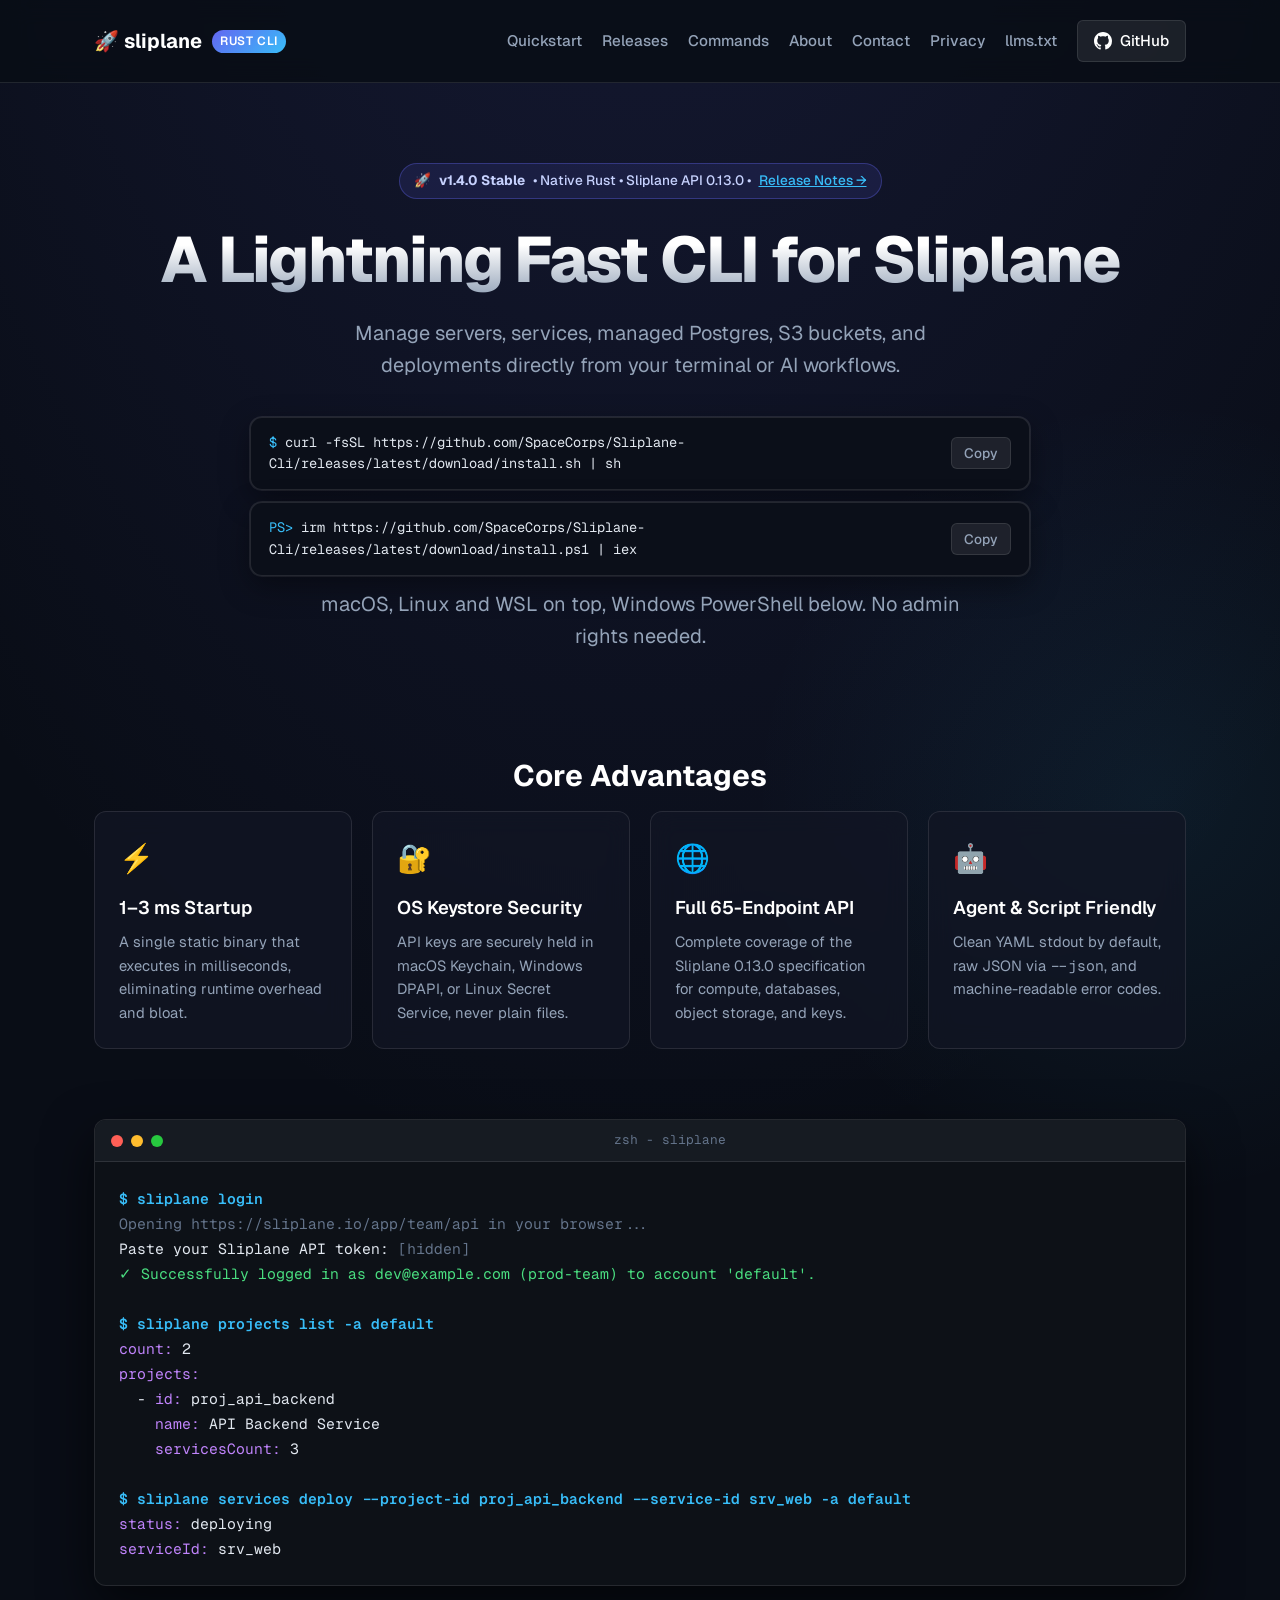
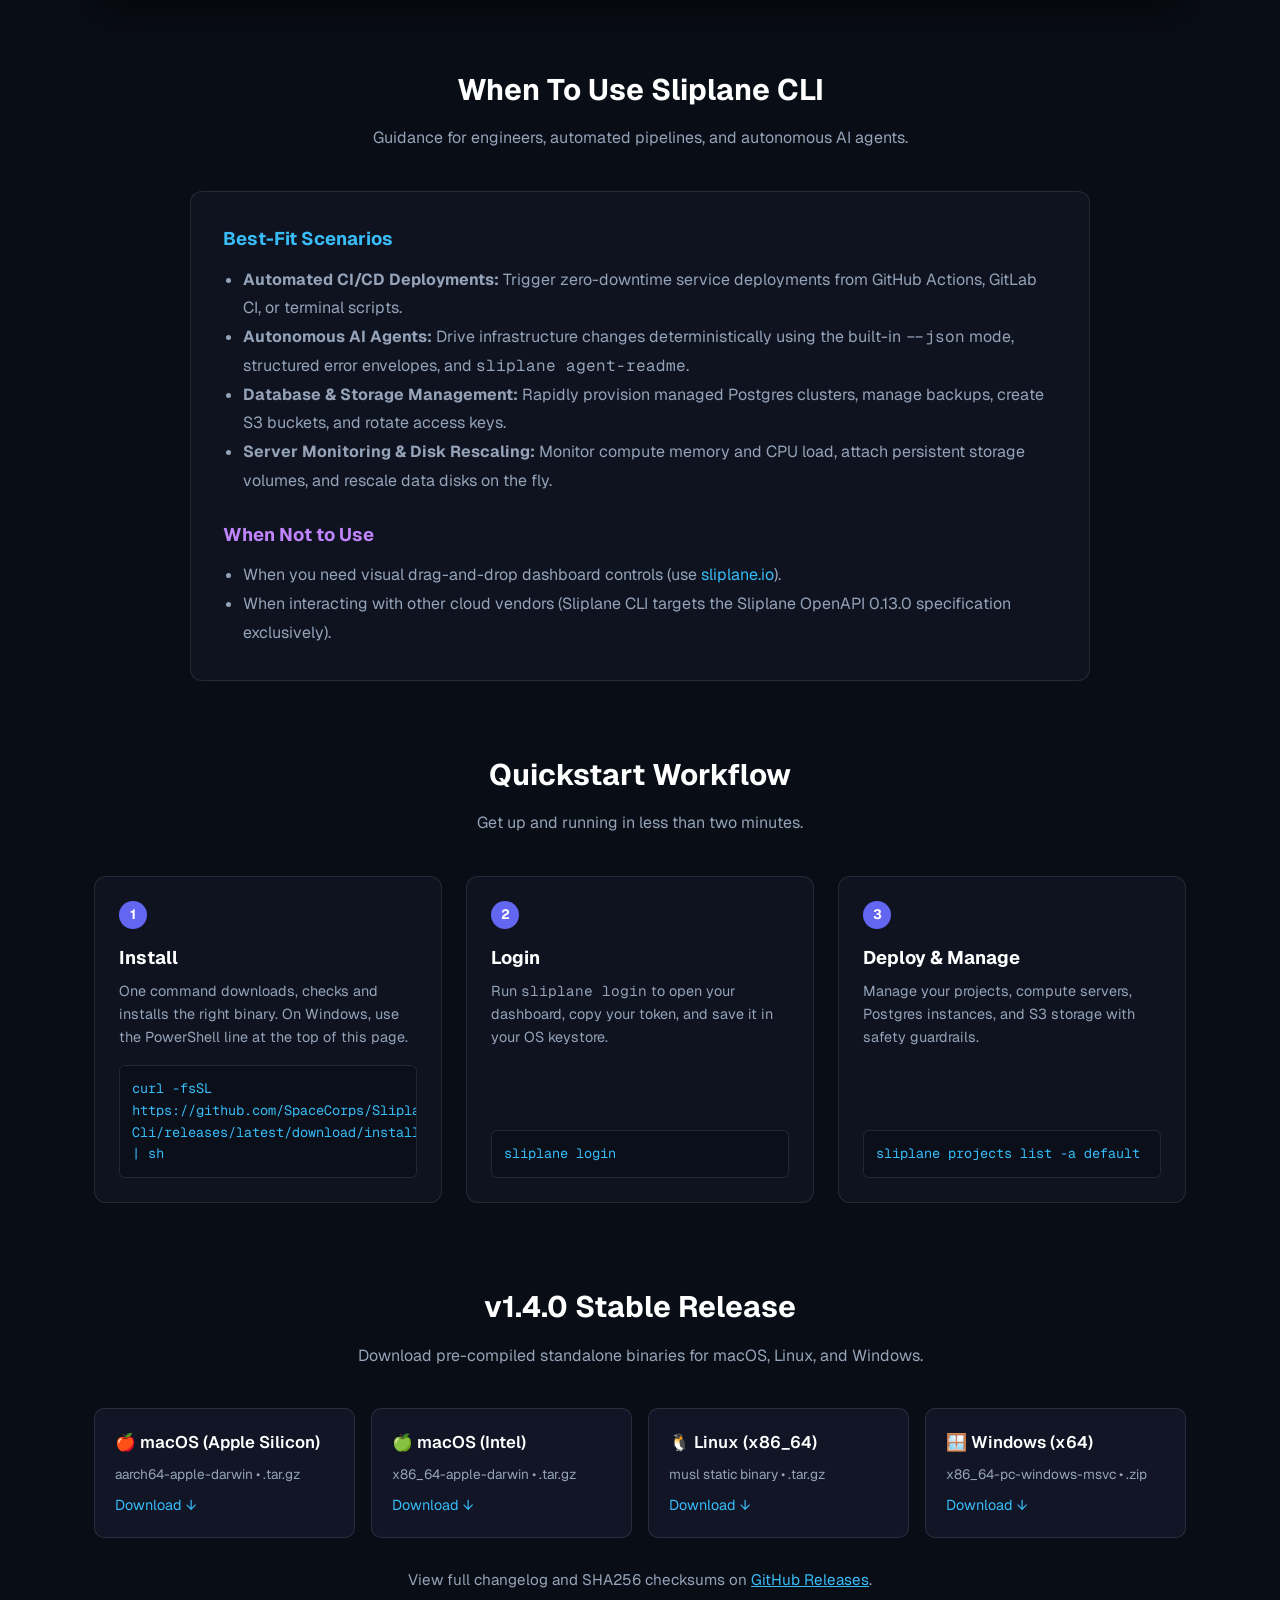
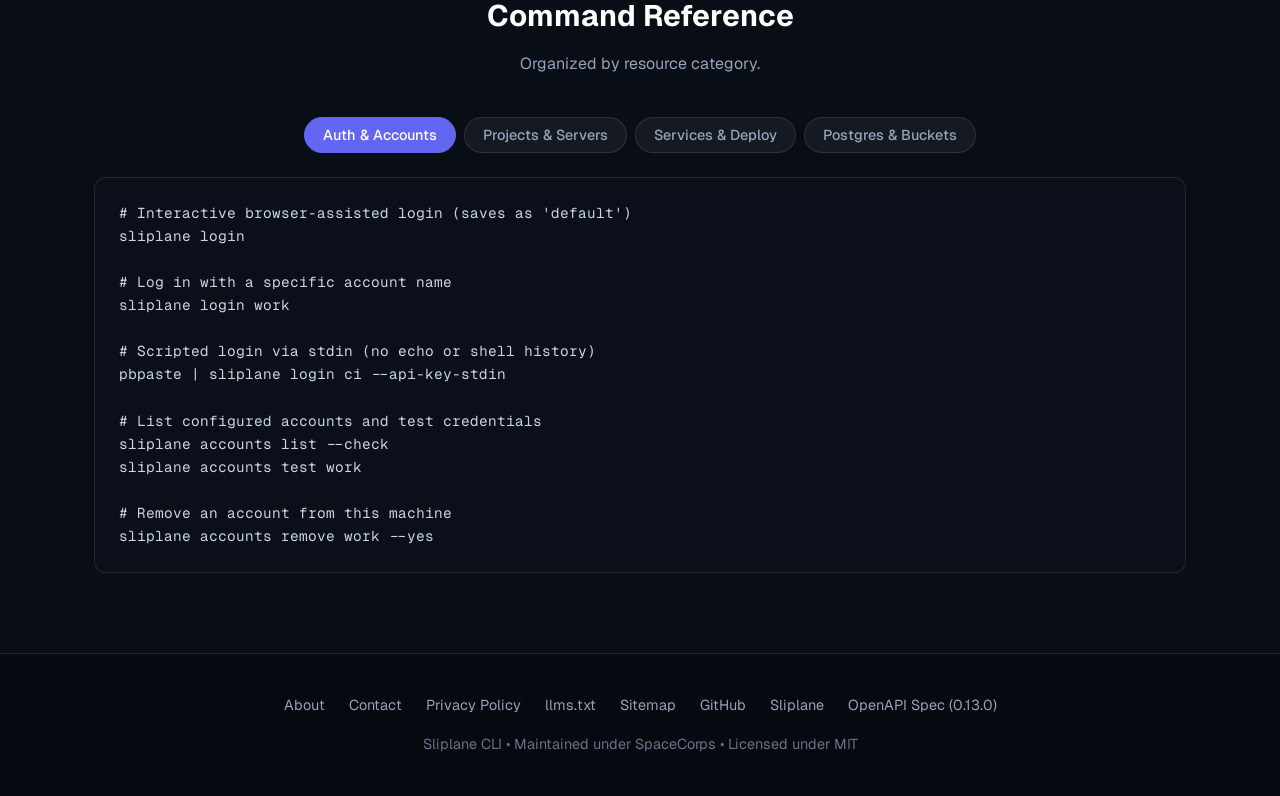
<file: docs/index.html>
<!DOCTYPE html>
<html lang="en" class="dark">
<head>
  <meta charset="UTF-8">
  <meta name="viewport" content="width=device-width, initial-scale=1.0">
  <title>Sliplane CLI | Fast Native CLI for Sliplane in Rust</title>
  <meta name="description" content="A blazing fast native command-line tool and agent interface for the Sliplane cloud API, written in Rust. Manage servers, services, Postgres, S3 buckets, and deployments from your terminal.">
  <link rel="canonical" href="https://spacecorps.github.io/Sliplane-Cli/">
  <meta name="is-agentic-site-type" content="content">
  <meta name="robots" content="index, follow, max-snippet:-1, max-image-preview:large, max-video-preview:-1">
  <meta name="keywords" content="Sliplane, CLI, Rust, cloud hosting, Docker deployments, Postgres, S3 buckets, AI agents, DevOps">
  <meta name="author" content="SpaceCorps">
  <meta name="google-site-verification" content="dX8jgcKfEU3AXOW3neNUD97b_p3qFsha5k_UNPIL-fM" />
  
  <!-- Open Graph / Facebook -->
  <meta property="og:type" content="website">
  <meta property="og:url" content="https://spacecorps.github.io/Sliplane-Cli/">
  <meta property="og:title" content="Sliplane CLI | Fast Native CLI for Sliplane in Rust">
  <meta property="og:description" content="A blazing fast native command-line tool and agent interface for the Sliplane API (78 endpoints), written in Rust.">
  <meta property="og:image" content="https://spacecorps.github.io/Sliplane-Cli/og-image.png">
  <meta property="og:image:width" content="1200">
  <meta property="og:image:height" content="630">
  <meta property="og:image:alt" content="Sliplane CLI — Native Rust Command Line Tool">
  <meta property="og:site_name" content="Sliplane CLI">
  <meta property="og:locale" content="en_US">

  <!-- Twitter -->
  <meta name="twitter:card" content="summary_large_image">
  <meta name="twitter:url" content="https://spacecorps.github.io/Sliplane-Cli/">
  <meta name="twitter:title" content="Sliplane CLI | Fast Native CLI for Sliplane in Rust">
  <meta name="twitter:description" content="A blazing fast native command-line tool and agent interface for the Sliplane API (78 endpoints), written in Rust.">
  <meta name="twitter:image" content="https://spacecorps.github.io/Sliplane-Cli/og-image.png">

  <!-- AI Agents & Discovery -->
  <link rel="alternate" type="text/markdown" href="https://spacecorps.github.io/Sliplane-Cli/index.md" title="Markdown Homepage">
  <link rel="alternate" type="text/markdown" href="https://spacecorps.github.io/Sliplane-Cli/llms.txt" title="LLMs.txt">
  <link rel="sitemap" type="application/xml" href="https://spacecorps.github.io/Sliplane-Cli/sitemap.xml" title="Sitemap">
  <script>
    if (new URLSearchParams(window.location.search).get('mode') === 'agent') {
      window.location.href = 'llms.txt';
    }
  </script>

  <!-- Favicon -->
  <link rel="icon" href="data:image/svg+xml,<svg xmlns='http://www.w3.org/2000/svg' viewBox='0 0 100 100'><text y='.9em' font-size='90'>🚀</text></svg>">

  <!-- JSON-LD Structured Data -->
  <script type="application/ld+json">
  {
    "@context": "https://schema.org",
    "@graph": [
      {
        "@type": "SoftwareApplication",
        "name": "Sliplane CLI",
        "applicationCategory": "DeveloperApplication",
        "operatingSystem": "macOS, Linux, Windows",
        "url": "https://spacecorps.github.io/Sliplane-Cli/",
        "description": "A blazing fast native command-line tool and agent interface for the Sliplane API (78 endpoints), written in Rust.",
        "softwareVersion": "1.4.0",
        "downloadUrl": "https://github.com/SpaceCorps/Sliplane-Cli/releases/tag/v1.4.0",
        "license": "https://opensource.org/licenses/MIT",
        "offers": {
          "@type": "Offer",
          "price": "0",
          "priceCurrency": "USD"
        },
        "author": {
          "@type": "Organization",
          "name": "SpaceCorps",
          "url": "https://github.com/SpaceCorps"
        }
      },
      {
        "@type": "Organization",
        "name": "SpaceCorps",
        "url": "https://github.com/SpaceCorps",
        "sameAs": [
          "https://github.com/SpaceCorps/Sliplane-Cli",
          "https://github.com/SpaceCorps"
        ],
        "contactPoint": {
          "@type": "ContactPoint",
          "contactType": "technical support",
          "url": "https://github.com/SpaceCorps/Sliplane-Cli/issues"
        },
        "address": {
          "@type": "PostalAddress",
          "addressCountry": "US"
        }
      }
    ]
  }
  </script>
  <!-- SpaceCorps Design System Tokens & UI Components -->  <!-- Fonts -->
  <link rel="preconnect" href="https://fonts.googleapis.com">
  <link rel="preconnect" href="https://fonts.gstatic.com" crossorigin>
  <link href="https://fonts.googleapis.com/css2?family=Geist:wght@400;500;600;700;800;900&family=Geist+Mono:wght@400;500;600;700&family=Inter:wght@400;500;600;700;800;900&display=swap" rel="stylesheet">
  <link rel="stylesheet" href="tokens.css">
  <style>
    :root {
      --bg: #090d16;
      --bg-card: rgba(18, 22, 36, 0.75);
      --bg-card-hover: rgba(28, 35, 58, 0.85);
      --border: rgba(255, 255, 255, 0.1);
      --border-accent: rgba(99, 102, 241, 0.35);
      --text: #f1f5f9;
      --text-muted: #94a3b8;
      --text-dim: #64748b;
      --primary: #6366f1;
      --primary-hover: #4f46e5;
      --primary-glow: rgba(99, 102, 241, 0.35);
      --accent: #38bdf8;
      --accent-glow: rgba(56, 189, 248, 0.2);
      --success: #10b981;
      --code-bg: #0d1117;
      --radius: 12px;
      --radius-sm: 8px;
      --font-sans: "Geist", "Inter", -apple-system, BlinkMacSystemFont, "Segoe UI", Roboto, "Helvetica Neue", Arial, sans-serif;
      --font-mono: "Geist Mono", ui-monospace, SFMono-Regular, Menlo, Monaco, Consolas, "Liberation Mono", monospace;
    }

    * {
      box-sizing: border-box;
      margin: 0;
      padding: 0;
    }

    body {
      background-color: var(--bg);
      color: var(--text);
      font-family: var(--font-sans);
      line-height: 1.6;
      overflow-x: hidden;
      min-height: 100vh;
      display: flex;
      flex-direction: column;
      background-image: 
        radial-gradient(ellipse 80% 50% at 50% -20%, rgba(99, 102, 241, 0.18), transparent),
        radial-gradient(circle 400px at 90% 20%, rgba(56, 189, 248, 0.08), transparent);
    }

    a {
      color: var(--accent);
      text-decoration: none;
      transition: color 0.15s ease;
    }
    a:hover {
      color: #7dd3fc;
    }

    /* Container */
    .container {
      width: 100%;
      max-width: 1140px;
      margin: 0 auto;
      padding: 0 24px;
    }

    /* Header */
    header {
      padding: 20px 0;
      border-bottom: 1px solid var(--border);
      position: sticky;
      top: 0;
      background: rgba(9, 13, 22, 0.85);
      backdrop-filter: blur(12px);
      z-index: 100;
    }

    .nav {
      display: flex;
      justify-content: space-between;
      align-items: center;
    }

    .logo {
      display: flex;
      align-items: center;
      gap: 10px;
      font-weight: 700;
      font-size: 1.25rem;
      color: #fff;
    }
    .logo-badge {
      background: linear-gradient(135deg, var(--primary), var(--accent));
      color: #fff;
      font-size: 0.75rem;
      padding: 2px 8px;
      border-radius: 9999px;
      font-weight: 600;
      letter-spacing: 0.05em;
    }

    .nav-links {
      display: flex;
      gap: 20px;
      align-items: center;
      list-style: none;
    }
    .nav-links a {
      color: var(--text-muted);
      font-size: 0.95rem;
      font-weight: 500;
    }
    .nav-links a:hover {
      color: #fff;
    }
    .btn-github {
      background: rgba(255, 255, 255, 0.08);
      border: 1px solid var(--border);
      color: #fff !important;
      padding: 8px 16px;
      border-radius: var(--radius-sm);
      display: inline-flex;
      align-items: center;
      gap: 8px;
      transition: all 0.2s ease;
    }
    .btn-github:hover {
      background: rgba(255, 255, 255, 0.15);
      border-color: rgba(255, 255, 255, 0.25);
    }

    /* Hero Section */
    .hero {
      padding: 80px 0 60px;
      text-align: center;
    }

    .pill {
      display: inline-flex;
      align-items: center;
      gap: 8px;
      padding: 6px 14px;
      border-radius: 9999px;
      background: rgba(99, 102, 241, 0.12);
      border: 1px solid var(--border-accent);
      color: #c7d2fe;
      font-size: 0.85rem;
      font-weight: 500;
      margin-bottom: 24px;
    }

    .hero h1 {
      font-size: clamp(2.5rem, 5vw, 4rem);
      font-weight: 800;
      letter-spacing: -0.03em;
      line-height: 1.15;
      margin-bottom: 20px;
      background: linear-gradient(180deg, #ffffff 30%, #94a3b8 100%);
      -webkit-background-clip: text;
      -webkit-text-fill-color: transparent;
    }

    .hero p {
      font-size: clamp(1.1rem, 2vw, 1.25rem);
      color: var(--text-muted);
      max-width: 680px;
      margin: 0 auto 36px;
    }

    /* Install Box */
    .install-box {
      max-width: 640px;
      margin: 0 auto 40px;
      background: var(--code-bg);
      border: 1px solid var(--border);
      border-radius: var(--radius);
      padding: 14px 18px;
      display: flex;
      justify-content: space-between;
      align-items: center;
      box-shadow: 0 10px 30px rgba(0, 0, 0, 0.4), 0 0 0 1px var(--border);
    }

    .install-cmd {
      font-family: var(--font-mono);
      font-size: 0.95rem;
      color: #e2e8f0;
      overflow-x: auto;
      white-space: nowrap;
      padding-right: 12px;
    }
    .install-cmd span.prefix {
      color: var(--accent);
      user-select: none;
      margin-right: 8px;
    }

    .install-stack { margin-bottom: 40px; }
    .install-stack .install-box { max-width: 780px; margin-bottom: 12px; }
    .install-stack .install-cmd {
      white-space: normal;
      overflow-wrap: anywhere;
      text-align: left;
      font-size: 0.85rem;
    }
    .install-note {
      max-width: 780px;
      margin: 0 auto;
      color: var(--text-muted);
      font-size: 0.85rem;
    }

    .copy-btn {
      background: rgba(255, 255, 255, 0.08);
      border: 1px solid var(--border);
      color: var(--text-muted);
      padding: 6px 12px;
      border-radius: 6px;
      font-size: 0.85rem;
      cursor: pointer;
      font-weight: 500;
      display: inline-flex;
      align-items: center;
      gap: 6px;
      transition: all 0.2s ease;
      flex-shrink: 0;
    }
    .copy-btn:hover {
      background: rgba(255, 255, 255, 0.16);
      color: #fff;
    }
    .copy-btn.copied {
      background: rgba(16, 185, 129, 0.2);
      border-color: rgba(16, 185, 129, 0.4);
      color: #34d399;
    }

    /* Feature Grid */
    .features {
      display: grid;
      grid-template-columns: repeat(auto-fit, minmax(250px, 1fr));
      gap: 20px;
      margin-bottom: 70px;
    }

    .feature-card {
      background: var(--bg-card);
      border: 1px solid var(--border);
      border-radius: var(--radius);
      padding: 24px;
      transition: all 0.25s ease;
    }
    .feature-card:hover {
      background: var(--bg-card-hover);
      border-color: var(--border-accent);
      transform: translateY(-2px);
    }
    .feature-icon {
      font-size: 1.75rem;
      margin-bottom: 12px;
    }
    .feature-card h3 {
      font-size: 1.15rem;
      font-weight: 600;
      margin-bottom: 8px;
      color: #fff;
    }
    .feature-card p {
      font-size: 0.92rem;
      color: var(--text-muted);
    }

    /* Workflow Section */
    .section-title {
      font-size: 1.85rem;
      font-weight: 700;
      margin-bottom: 12px;
      color: #fff;
      text-align: center;
    }
    .section-sub {
      text-align: center;
      color: var(--text-muted);
      margin-bottom: 40px;
      max-width: 600px;
      margin-left: auto;
      margin-right: auto;
    }

    .steps-container {
      display: grid;
      grid-template-columns: repeat(auto-fit, minmax(320px, 1fr));
      gap: 24px;
      margin-bottom: 80px;
    }
    .step-card {
      background: var(--bg-card);
      border: 1px solid var(--border);
      border-radius: var(--radius);
      padding: 24px;
      display: flex;
      flex-direction: column;
    }
    .step-num {
      width: 28px;
      height: 28px;
      background: var(--primary);
      color: #fff;
      border-radius: 50%;
      display: flex;
      align-items: center;
      justify-content: center;
      font-weight: 700;
      font-size: 0.85rem;
      margin-bottom: 14px;
    }
    .step-card h3 {
      font-size: 1.15rem;
      margin-bottom: 8px;
      color: #fff;
    }
    .step-card p {
      font-size: 0.9rem;
      color: var(--text-muted);
      margin-bottom: 16px;
    }
    .step-code {
      margin-top: auto;
      background: var(--code-bg);
      border: 1px solid var(--border);
      border-radius: var(--radius-sm);
      padding: 12px;
      font-family: var(--font-mono);
      font-size: 0.85rem;
      color: #38bdf8;
      overflow-x: auto;
    }

    /* Terminal Preview */
    .terminal-window {
      background: #0d1117;
      border: 1px solid var(--border);
      border-radius: var(--radius);
      box-shadow: 0 20px 50px rgba(0, 0, 0, 0.6);
      margin-bottom: 80px;
      overflow: hidden;
    }
    .terminal-header {
      background: #161b22;
      padding: 10px 16px;
      display: flex;
      align-items: center;
      gap: 8px;
      border-bottom: 1px solid var(--border);
    }
    .dot {
      width: 12px;
      height: 12px;
      border-radius: 50%;
    }
    .dot-red { background: #ff5f56; }
    .dot-yellow { background: #ffbd2e; }
    .dot-green { background: #27c93f; }
    .terminal-title {
      color: var(--text-dim);
      font-size: 0.8rem;
      font-family: var(--font-mono);
      margin-left: auto;
      margin-right: auto;
    }
    .terminal-body {
      padding: 24px;
      font-family: var(--font-mono);
      font-size: 0.92rem;
      line-height: 1.7;
      overflow-x: auto;
      color: #e2e8f0;
    }
    .terminal-body .cmd {
      color: #38bdf8;
      font-weight: 600;
    }
    .terminal-body .comment {
      color: #64748b;
    }
    .terminal-body .success {
      color: #4ade80;
    }
    .terminal-body .key {
      color: #c084fc;
    }

    /* Command Showcase Tabs */
    .cmd-section {
      margin-bottom: 80px;
    }
    .tab-nav {
      display: flex;
      gap: 8px;
      justify-content: center;
      margin-bottom: 24px;
      flex-wrap: wrap;
    }
    .tab-btn {
      background: rgba(255, 255, 255, 0.05);
      border: 1px solid var(--border);
      color: var(--text-muted);
      padding: 8px 18px;
      border-radius: 9999px;
      font-size: 0.9rem;
      font-weight: 500;
      cursor: pointer;
      transition: all 0.2s ease;
    }
    .tab-btn.active, .tab-btn:hover {
      background: var(--primary);
      color: #fff;
      border-color: var(--primary);
    }

    .tab-content {
      background: var(--code-bg);
      border: 1px solid var(--border);
      border-radius: var(--radius);
      padding: 24px;
      font-family: var(--font-mono);
      font-size: 0.9rem;
      color: #cbd5e1;
      display: none;
      overflow-x: auto;
    }
    .tab-content.active {
      display: block;
    }

    /* Footer */
    footer {
      margin-top: auto;
      border-top: 1px solid var(--border);
      padding: 40px 0;
      background: #060910;
      text-align: center;
      color: var(--text-dim);
      font-size: 0.9rem;
    }
    .footer-links {
      display: flex;
      justify-content: center;
      gap: 24px;
      margin-bottom: 16px;
    }
    .footer-links a {
      color: var(--text-muted);
    }
    .footer-links a:hover {
      color: #fff;
    }
  </style>
</head>
<body>

  <header>
    <div class="container nav">
      <div class="logo">
        <span>🚀 sliplane</span>
        <span class="logo-badge">RUST CLI</span>
      </div>
      <ul class="nav-links">
        <li><a href="#quickstart">Quickstart</a></li>
        <li><a href="#releases">Releases</a></li>
        <li><a href="#commands">Commands</a></li>
        <li><a href="about.html">About</a></li>
        <li><a href="contact.html">Contact</a></li>
        <li><a href="privacy.html">Privacy</a></li>
        <li><a href="llms.txt">llms.txt</a></li>
        <li>
          <a class="btn-github" href="https://github.com/SpaceCorps/Sliplane-Cli" target="_blank" rel="noopener noreferrer">
            <svg height="18" width="18" viewBox="0 0 16 16" fill="currentColor">
              <path d="M8 0C3.58 0 0 3.58 0 8c0 3.54 2.29 6.53 5.47 7.59.4.07.55-.17.55-.38 0-.19-.01-.82-.01-1.49-2.01.37-2.53-.49-2.69-.94-.09-.23-.48-.94-.82-1.13-.28-.15-.68-.52-.01-.53.63-.01 1.08.58 1.23.82.72 1.21 1.87.87 2.33.66.07-.52.28-.87.51-1.07-1.78-.2-3.64-.89-3.64-3.95 0-.87.31-1.59.82-2.15-.08-.2-.36-1.02.08-2.12 0 0 .67-.21 2.2.82.64-.18 1.32-.27 2-.27.68 0 1.36.09 2 .27 1.53-1.04 2.2-.82 2.2-.82.44 1.1.16 1.92.08 2.12.51.56.82 1.27.82 2.15 0 3.07-1.87 3.75-3.65 3.95.29.25.54.73.54 1.48 0 1.07-.01 1.93-.01 2.2 0 .21.15.46.55.38A8.013 8.013 0 0016 8c0-4.42-3.58-8-8-8z"/>
            </svg>
            GitHub
          </a>
        </li>
      </ul>
    </div>
  </header>

  <main class="container">

    <!-- Hero -->
    <section class="hero">
      <div class="pill">🚀 <strong>v1.4.0 Stable</strong> &bull; Native Rust &bull; Sliplane API 0.13.0 &bull; <a href="https://github.com/SpaceCorps/Sliplane-Cli/releases/tag/v1.4.0" style="color:#38bdf8;text-decoration:underline;">Release Notes &rarr;</a></div>
      <h1>A Lightning Fast CLI for Sliplane</h1>
      <p>Manage servers, services, managed Postgres, S3 buckets, and deployments directly from your terminal or AI workflows.</p>

      <div class="install-stack">
        <div class="install-box">
          <div class="install-cmd">
            <span class="prefix">$</span>curl -fsSL https://github.com/SpaceCorps/Sliplane-Cli/releases/latest/download/install.sh | sh
          </div>
          <button class="copy-btn" data-cmd="curl -fsSL https://github.com/SpaceCorps/Sliplane-Cli/releases/latest/download/install.sh | sh" onclick="copyInstallCmd(this)">Copy</button>
        </div>
        <div class="install-box">
          <div class="install-cmd">
            <span class="prefix">PS&gt;</span>irm https://github.com/SpaceCorps/Sliplane-Cli/releases/latest/download/install.ps1 | iex
          </div>
          <button class="copy-btn" data-cmd="irm https://github.com/SpaceCorps/Sliplane-Cli/releases/latest/download/install.ps1 | iex" onclick="copyInstallCmd(this)">Copy</button>
        </div>
        <p class="install-note">macOS, Linux and WSL on top, Windows PowerShell below. No admin rights needed.</p>
      </div>
    </section>

    <!-- Features -->
    <h2 class="section-title">Core Advantages</h2>
    <section class="features">
      <div class="feature-card">
        <div class="feature-icon">⚡</div>
        <h3>1–3 ms Startup</h3>
        <p>A single static binary that executes in milliseconds, eliminating runtime overhead and bloat.</p>
      </div>

      <div class="feature-card">
        <div class="feature-icon">🔐</div>
        <h3>OS Keystore Security</h3>
        <p>API keys are securely held in macOS Keychain, Windows DPAPI, or Linux Secret Service, never plain files.</p>
      </div>

      <div class="feature-card">
        <div class="feature-icon">🌐</div>
        <h3>Full 65-Endpoint API</h3>
        <p>Complete coverage of the Sliplane 0.13.0 specification for compute, databases, object storage, and keys.</p>
      </div>

      <div class="feature-card">
        <div class="feature-icon">🤖</div>
        <h3>Agent & Script Friendly</h3>
        <p>Clean YAML stdout by default, raw JSON via <code>--json</code>, and machine-readable error codes.</p>
      </div>
    </section>

    <!-- Terminal Demo -->
    <section>
      <div class="terminal-window">
        <div class="terminal-header">
          <span class="dot dot-red"></span>
          <span class="dot dot-yellow"></span>
          <span class="dot dot-green"></span>
          <span class="terminal-title">zsh - sliplane</span>
        </div>
        <div class="terminal-body">
          <p><span class="cmd">$ sliplane login</span></p>
          <p class="comment">Opening https://sliplane.io/app/team/api in your browser...</p>
          <p>Paste your Sliplane API token: <span class="comment">[hidden]</span></p>
          <p class="success">✓ Successfully logged in as dev@example.com (prod-team) to account 'default'.</p>
          <br>
          <p><span class="cmd">$ sliplane projects list -a default</span></p>
          <p><span class="key">count:</span> 2</p>
          <p><span class="key">projects:</span></p>
          <p>&nbsp;&nbsp;- <span class="key">id:</span> proj_api_backend</p>
          <p>&nbsp;&nbsp;&nbsp;&nbsp;<span class="key">name:</span> API Backend Service</p>
          <p>&nbsp;&nbsp;&nbsp;&nbsp;<span class="key">servicesCount:</span> 3</p>
          <br>
          <p><span class="cmd">$ sliplane services deploy --project-id proj_api_backend --service-id srv_web -a default</span></p>
          <p><span class="key">status:</span> deploying</p>
          <p><span class="key">serviceId:</span> srv_web</p>
        </div>
      </div>
    </section>

    <!-- When to Use -->
    <section style="margin-bottom: 70px;">
      <h2 class="section-title">When To Use Sliplane CLI</h2>
      <p class="section-sub">Guidance for engineers, automated pipelines, and autonomous AI agents.</p>
      
      <div style="background: var(--bg-card); border: 1px solid var(--border); border-radius: var(--radius); padding: 32px; max-width: 900px; margin: 0 auto;">
        <h3 style="color: #38bdf8; font-size: 1.15rem; margin-bottom: 12px;">Best-Fit Scenarios</h3>
        <ul style="margin-left: 20px; margin-bottom: 24px; color: var(--text-muted); line-height: 1.8;">
          <li><strong>Automated CI/CD Deployments:</strong> Trigger zero-downtime service deployments from GitHub Actions, GitLab CI, or terminal scripts.</li>
          <li><strong>Autonomous AI Agents:</strong> Drive infrastructure changes deterministically using the built-in <code>--json</code> mode, structured error envelopes, and <code>sliplane agent-readme</code>.</li>
          <li><strong>Database & Storage Management:</strong> Rapidly provision managed Postgres clusters, manage backups, create S3 buckets, and rotate access keys.</li>
          <li><strong>Server Monitoring & Disk Rescaling:</strong> Monitor compute memory and CPU load, attach persistent storage volumes, and rescale data disks on the fly.</li>
        </ul>

        <h3 style="color: #c084fc; font-size: 1.15rem; margin-bottom: 12px;">When Not to Use</h3>
        <ul style="margin-left: 20px; color: var(--text-muted); line-height: 1.8;">
          <li>When you need visual drag-and-drop dashboard controls (use <a href="https://sliplane.io">sliplane.io</a>).</li>
          <li>When interacting with other cloud vendors (Sliplane CLI targets the Sliplane OpenAPI 0.13.0 specification exclusively).</li>
        </ul>
      </div>
    </section>

    <!-- Quickstart Workflow -->
    <section id="quickstart">
      <h2 class="section-title">Quickstart Workflow</h2>
      <p class="section-sub">Get up and running in less than two minutes.</p>

      <div class="steps-container">
        <div class="step-card">
          <div class="step-num">1</div>
          <h3>Install</h3>
          <p>One command downloads, checks and installs the right binary. On Windows, use the PowerShell line at the top of this page.</p>
          <div class="step-code">curl -fsSL https://github.com/SpaceCorps/Sliplane-Cli/releases/latest/download/install.sh | sh</div>
        </div>

        <div class="step-card">
          <div class="step-num">2</div>
          <h3>Login</h3>
          <p>Run <code>sliplane login</code> to open your dashboard, copy your token, and save it in your OS keystore.</p>
          <div class="step-code">sliplane login</div>
        </div>

        <div class="step-card">
          <div class="step-num">3</div>
          <h3>Deploy & Manage</h3>
          <p>Manage your projects, compute servers, Postgres instances, and S3 storage with safety guardrails.</p>
          <div class="step-code">sliplane projects list -a default</div>
        </div>
      </div>
    </section>

    <!-- Release & Downloads -->
    <section id="releases" class="releases-section">
      <h2 class="section-title">v1.4.0 Stable Release</h2>
      <p class="section-sub">Download pre-compiled standalone binaries for macOS, Linux, and Windows.</p>

      <div style="display: grid; grid-template-columns: repeat(auto-fit, minmax(220px, 1fr)); gap: 16px; margin: 30px 0;">
        <a href="https://github.com/SpaceCorps/Sliplane-Cli/releases/download/v1.4.0/sliplane-v1.4.0-aarch64-apple-darwin.tar.gz" style="background: rgba(22, 27, 46, 0.7); border: 1px solid rgba(255,255,255,0.1); border-radius: 10px; padding: 20px; text-decoration: none; display: flex; flex-direction: column; gap: 8px; transition: all 0.2s;">
          <div style="font-weight: 600; color: #fff; font-size: 1.05rem;">🍎 macOS (Apple Silicon)</div>
          <div style="color: #94a3b8; font-size: 0.85rem;">aarch64-apple-darwin &bull; .tar.gz</div>
          <div style="color: #38bdf8; font-size: 0.9rem; margin-top: auto;">Download &darr;</div>
        </a>
        <a href="https://github.com/SpaceCorps/Sliplane-Cli/releases/download/v1.4.0/sliplane-v1.4.0-x86_64-apple-darwin.tar.gz" style="background: rgba(22, 27, 46, 0.7); border: 1px solid rgba(255,255,255,0.1); border-radius: 10px; padding: 20px; text-decoration: none; display: flex; flex-direction: column; gap: 8px; transition: all 0.2s;">
          <div style="font-weight: 600; color: #fff; font-size: 1.05rem;">🍏 macOS (Intel)</div>
          <div style="color: #94a3b8; font-size: 0.85rem;">x86_64-apple-darwin &bull; .tar.gz</div>
          <div style="color: #38bdf8; font-size: 0.9rem; margin-top: auto;">Download &darr;</div>
        </a>
        <a href="https://github.com/SpaceCorps/Sliplane-Cli/releases/download/v1.4.0/sliplane-v1.4.0-x86_64-unknown-linux-musl.tar.gz" style="background: rgba(22, 27, 46, 0.7); border: 1px solid rgba(255,255,255,0.1); border-radius: 10px; padding: 20px; text-decoration: none; display: flex; flex-direction: column; gap: 8px; transition: all 0.2s;">
          <div style="font-weight: 600; color: #fff; font-size: 1.05rem;">🐧 Linux (x86_64)</div>
          <div style="color: #94a3b8; font-size: 0.85rem;">musl static binary &bull; .tar.gz</div>
          <div style="color: #38bdf8; font-size: 0.9rem; margin-top: auto;">Download &darr;</div>
        </a>
        <a href="https://github.com/SpaceCorps/Sliplane-Cli/releases/download/v1.4.0/sliplane-v1.4.0-x86_64-pc-windows-msvc.zip" style="background: rgba(22, 27, 46, 0.7); border: 1px solid rgba(255,255,255,0.1); border-radius: 10px; padding: 20px; text-decoration: none; display: flex; flex-direction: column; gap: 8px; transition: all 0.2s;">
          <div style="font-weight: 600; color: #fff; font-size: 1.05rem;">🪟 Windows (x64)</div>
          <div style="color: #94a3b8; font-size: 0.85rem;">x86_64-pc-windows-msvc &bull; .zip</div>
          <div style="color: #38bdf8; font-size: 0.9rem; margin-top: auto;">Download &darr;</div>
        </a>
      </div>

      <p style="text-align: center; color: #94a3b8; font-size: 0.95rem;">
        View full changelog and SHA256 checksums on <a href="https://github.com/SpaceCorps/Sliplane-Cli/releases/tag/v1.4.0" style="color: #38bdf8; text-decoration: underline;">GitHub Releases</a>.
      </p>
    </section>

    <!-- Command Tabs -->
    <section id="commands" class="cmd-section">
      <h2 class="section-title">Command Reference</h2>
      <p class="section-sub">Organized by resource category.</p>

      <div class="tab-nav">
        <button class="tab-btn active" onclick="switchTab('auth')">Auth & Accounts</button>
        <button class="tab-btn" onclick="switchTab('projects')">Projects & Servers</button>
        <button class="tab-btn" onclick="switchTab('services')">Services & Deploy</button>
        <button class="tab-btn" onclick="switchTab('storage')">Postgres & Buckets</button>
      </div>

      <div id="tab-auth" class="tab-content active">
<pre># Interactive browser-assisted login (saves as 'default')
sliplane login

# Log in with a specific account name
sliplane login work

# Scripted login via stdin (no echo or shell history)
pbpaste | sliplane login ci --api-key-stdin

# List configured accounts and test credentials
sliplane accounts list --check
sliplane accounts test work

# Remove an account from this machine
sliplane accounts remove work --yes</pre>
      </div>

      <div id="tab-projects" class="tab-content">
<pre># List projects
sliplane projects list -a default

# Create a new project
sliplane projects create --name "Production" -a default

# List all servers
sliplane servers list -a default

# Rescale a server's data disk
sliplane servers rescale-disk --server-id srv_123 --disk-size-gb 50 -a default</pre>
      </div>

      <div id="tab-services" class="tab-content">
<pre># List services in a project (or across all projects)
sliplane services list --project-id proj_1 -a default

# Update a service branch without resetting Dockerfile or context
sliplane services update --project-id proj_1 --service-id srv_1 --branch main -a default

# Set an environment variable safely without dropping existing ones
sliplane services set-env --project-id proj_1 --service-id srv_1 --key DATABASE_URL --value secret -a default

# Deploy service
sliplane services deploy --project-id proj_1 --service-id srv_1 -a default</pre>
      </div>

      <div id="tab-storage" class="tab-content">
<pre># Create a managed Postgres database
sliplane postgres create --server-id srv_1 --name my-db --pg-version 18 -a default

# Get database connection string & credentials
sliplane postgres get --postgres-id pg_123 -a default

# Create S3-compatible bucket & access key
sliplane buckets create --server-id srv_1 --name assets -a default
sliplane buckets keys create --server-id srv_1 --bucket-id bkt_1 --name app-key -a default</pre>
      </div>
    </section>

  </main>

  <footer>
    <div class="container">
      <div class="footer-links">
        <a href="about.html">About</a>
        <a href="contact.html">Contact</a>
        <a href="privacy.html">Privacy Policy</a>
        <a href="llms.txt">llms.txt</a>
        <a href="sitemap.xml">Sitemap</a>
        <a href="https://github.com/SpaceCorps/Sliplane-Cli" target="_blank" rel="noopener noreferrer">GitHub</a>
        <a href="https://sliplane.io" target="_blank" rel="noopener noreferrer">Sliplane</a>
        <a href="https://ctrl.sliplane.io/spec.json" target="_blank" rel="noopener noreferrer">OpenAPI Spec (0.13.0)</a>
      </div>
      <p>Sliplane CLI &bull; Maintained under SpaceCorps &bull; Licensed under MIT</p>
    </div>
  </footer>

  <script>
    function copyInstallCmd(btn) {
      navigator.clipboard.writeText(btn.dataset.cmd).then(() => {
        btn.textContent = "Copied!";
        btn.classList.add("copied");
        setTimeout(() => {
          btn.textContent = "Copy";
          btn.classList.remove("copied");
        }, 2000);
      });
    }

    function switchTab(tabId) {
      document.querySelectorAll('.tab-btn').forEach(btn => btn.classList.remove('active'));
      document.querySelectorAll('.tab-content').forEach(content => content.classList.remove('active'));
      
      const activeContent = document.getElementById('tab-' + tabId);
      if (activeContent) activeContent.classList.add('active');
      
      event.target.classList.add('active');
    }
  </script>
</body>
</html>
</file>
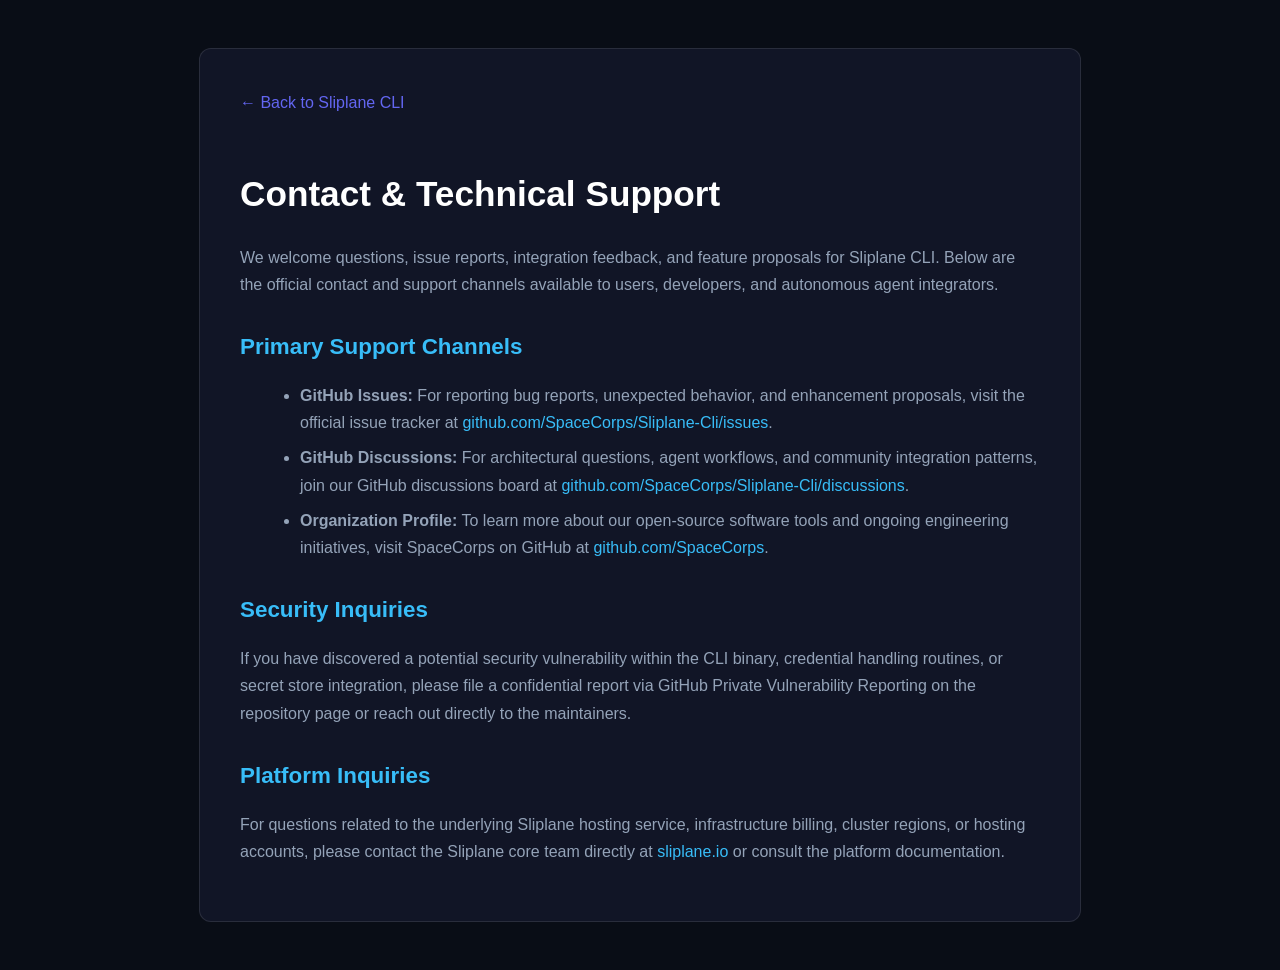
<file: docs/contact.html>
<!DOCTYPE html>
<html lang="en">
<head>
  <meta charset="UTF-8">
  <meta name="viewport" content="width=device-width, initial-scale=1.0">
  <title>Contact & Support · Sliplane CLI</title>
  <meta name="description" content="Contact and support channels for Sliplane CLI: GitHub issues, technical discussions, security reporting, and community channels.">
  <link rel="canonical" href="https://spacecorps.github.io/Sliplane-Cli/contact.html">
  <meta property="og:title" content="Contact & Support · Sliplane CLI">
  <meta property="og:description" content="Contact and support channels for Sliplane CLI: GitHub issues, technical discussions, security reporting, and community channels.">
  <meta property="og:url" content="https://spacecorps.github.io/Sliplane-Cli/contact.html">
  <meta property="og:type" content="website">
  <meta property="og:image" content="https://spacecorps.github.io/Sliplane-Cli/og-image.png">
  <meta name="twitter:card" content="summary_large_image">
  <meta name="is-agentic-site-type" content="content">
  <style>
    body { background: #090d16; color: #f1f5f9; font-family: -apple-system, BlinkMacSystemFont, "Segoe UI", Roboto, sans-serif; line-height: 1.7; padding: 40px 20px; }
    .content-box { max-width: 800px; margin: 0 auto; background: rgba(22, 27, 46, 0.7); border: 1px solid rgba(255,255,255,0.1); border-radius: 12px; padding: 40px; }
    h1 { font-size: 2.2rem; margin-bottom: 20px; color: #fff; }
    h2 { font-size: 1.4rem; margin-top: 30px; margin-bottom: 12px; color: #38bdf8; }
    p { margin-bottom: 16px; color: #94a3b8; }
    a { color: #38bdf8; text-decoration: none; }
    a:hover { text-decoration: underline; }
    .back { display: inline-block; margin-bottom: 24px; color: #6366f1; font-weight: 500; }
    ul { margin-left: 20px; margin-bottom: 20px; color: #94a3b8; }
    li { margin-bottom: 8px; }
  </style>
</head>
<body>
  <div class="content-box">
    <a href="./" class="back">&larr; Back to Sliplane CLI</a>
    <h1>Contact & Technical Support</h1>
    
    <p>We welcome questions, issue reports, integration feedback, and feature proposals for Sliplane CLI. Below are the official contact and support channels available to users, developers, and autonomous agent integrators.</p>

    <h2>Primary Support Channels</h2>
    <ul>
      <li><strong>GitHub Issues:</strong> For reporting bug reports, unexpected behavior, and enhancement proposals, visit the official issue tracker at <a href="https://github.com/SpaceCorps/Sliplane-Cli/issues" target="_blank" rel="noopener noreferrer">github.com/SpaceCorps/Sliplane-Cli/issues</a>.</li>
      <li><strong>GitHub Discussions:</strong> For architectural questions, agent workflows, and community integration patterns, join our GitHub discussions board at <a href="https://github.com/SpaceCorps/Sliplane-Cli/discussions" target="_blank" rel="noopener noreferrer">github.com/SpaceCorps/Sliplane-Cli/discussions</a>.</li>
      <li><strong>Organization Profile:</strong> To learn more about our open-source software tools and ongoing engineering initiatives, visit SpaceCorps on GitHub at <a href="https://github.com/SpaceCorps" target="_blank" rel="noopener noreferrer">github.com/SpaceCorps</a>.</li>
    </ul>

    <h2>Security Inquiries</h2>
    <p>If you have discovered a potential security vulnerability within the CLI binary, credential handling routines, or secret store integration, please file a confidential report via GitHub Private Vulnerability Reporting on the repository page or reach out directly to the maintainers.</p>

    <h2>Platform Inquiries</h2>
    <p>For questions related to the underlying Sliplane hosting service, infrastructure billing, cluster regions, or hosting accounts, please contact the Sliplane core team directly at <a href="https://sliplane.io" target="_blank" rel="noopener noreferrer">sliplane.io</a> or consult the platform documentation.</p>
  </div>
</body>
</html>
</file>
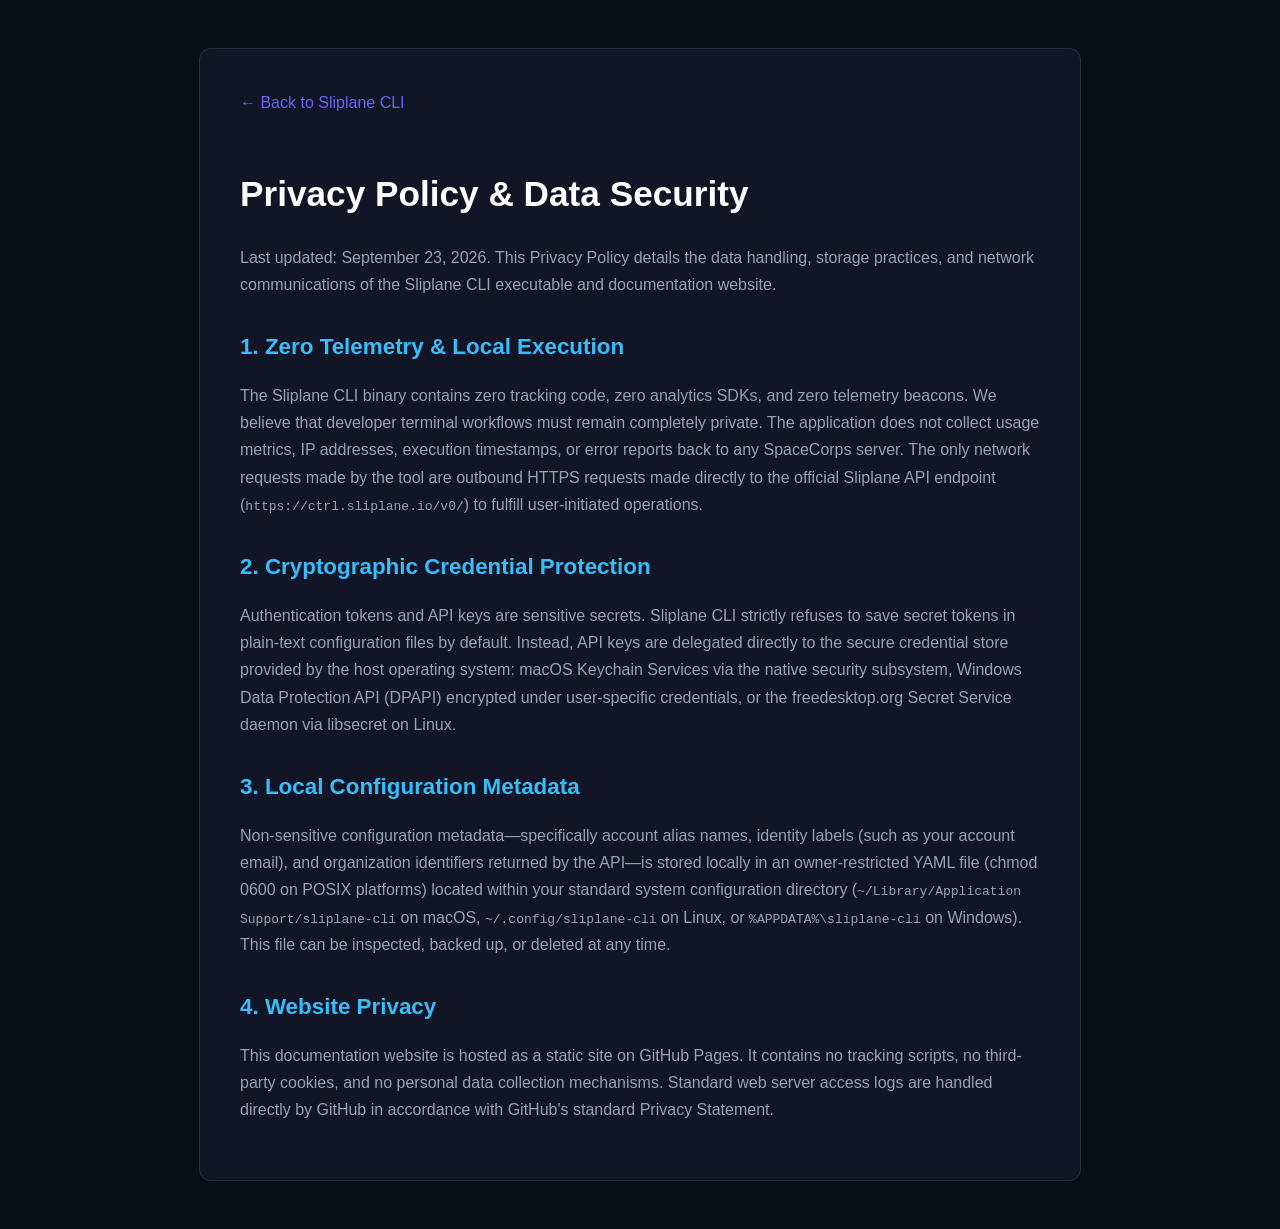
<file: docs/privacy.html>
<!DOCTYPE html>
<html lang="en">
<head>
  <meta charset="UTF-8">
  <meta name="viewport" content="width=device-width, initial-scale=1.0">
  <title>Privacy Policy · Sliplane CLI</title>
  <meta name="description" content="Privacy policy for Sliplane CLI: Zero telemetry, local keystore credential storage, and developer data ownership principles.">
  <link rel="canonical" href="https://spacecorps.github.io/Sliplane-Cli/privacy.html">
  <meta property="og:title" content="Privacy Policy · Sliplane CLI">
  <meta property="og:description" content="Privacy policy for Sliplane CLI: Zero telemetry, local keystore credential storage, and developer data ownership principles.">
  <meta property="og:url" content="https://spacecorps.github.io/Sliplane-Cli/privacy.html">
  <meta property="og:type" content="website">
  <meta property="og:image" content="https://spacecorps.github.io/Sliplane-Cli/og-image.png">
  <meta name="twitter:card" content="summary_large_image">
  <meta name="is-agentic-site-type" content="content">
  <style>
    body { background: #090d16; color: #f1f5f9; font-family: -apple-system, BlinkMacSystemFont, "Segoe UI", Roboto, sans-serif; line-height: 1.7; padding: 40px 20px; }
    .content-box { max-width: 800px; margin: 0 auto; background: rgba(22, 27, 46, 0.7); border: 1px solid rgba(255,255,255,0.1); border-radius: 12px; padding: 40px; }
    h1 { font-size: 2.2rem; margin-bottom: 20px; color: #fff; }
    h2 { font-size: 1.4rem; margin-top: 30px; margin-bottom: 12px; color: #38bdf8; }
    p { margin-bottom: 16px; color: #94a3b8; }
    a { color: #38bdf8; text-decoration: none; }
    a:hover { text-decoration: underline; }
    .back { display: inline-block; margin-bottom: 24px; color: #6366f1; font-weight: 500; }
  </style>
</head>
<body>
  <div class="content-box">
    <a href="./" class="back">&larr; Back to Sliplane CLI</a>
    <h1>Privacy Policy & Data Security</h1>
    
    <p>Last updated: September 23, 2026. This Privacy Policy details the data handling, storage practices, and network communications of the Sliplane CLI executable and documentation website.</p>

    <h2>1. Zero Telemetry & Local Execution</h2>
    <p>The Sliplane CLI binary contains zero tracking code, zero analytics SDKs, and zero telemetry beacons. We believe that developer terminal workflows must remain completely private. The application does not collect usage metrics, IP addresses, execution timestamps, or error reports back to any SpaceCorps server. The only network requests made by the tool are outbound HTTPS requests made directly to the official Sliplane API endpoint (<code>https://ctrl.sliplane.io/v0/</code>) to fulfill user-initiated operations.</p>

    <h2>2. Cryptographic Credential Protection</h2>
    <p>Authentication tokens and API keys are sensitive secrets. Sliplane CLI strictly refuses to save secret tokens in plain-text configuration files by default. Instead, API keys are delegated directly to the secure credential store provided by the host operating system: macOS Keychain Services via the native security subsystem, Windows Data Protection API (DPAPI) encrypted under user-specific credentials, or the freedesktop.org Secret Service daemon via libsecret on Linux.</p>

    <h2>3. Local Configuration Metadata</h2>
    <p>Non-sensitive configuration metadata—specifically account alias names, identity labels (such as your account email), and organization identifiers returned by the API—is stored locally in an owner-restricted YAML file (chmod 0600 on POSIX platforms) located within your standard system configuration directory (<code>~/Library/Application Support/sliplane-cli</code> on macOS, <code>~/.config/sliplane-cli</code> on Linux, or <code>%APPDATA%\sliplane-cli</code> on Windows). This file can be inspected, backed up, or deleted at any time.</p>

    <h2>4. Website Privacy</h2>
    <p>This documentation website is hosted as a static site on GitHub Pages. It contains no tracking scripts, no third-party cookies, and no personal data collection mechanisms. Standard web server access logs are handled directly by GitHub in accordance with GitHub's standard Privacy Statement.</p>
  </div>
</body>
</html>
</file>
<file: docs/tokens.css>
/* SpaceCorps Design Tokens & UI Component Stylesheet
 * Sourced directly from @spacecorps/components (SpaceCorps/storybook)
 * WCAG AA Contrast Audited & Standardized Across All SpaceCorps Web Properties
 */

@import url('https://fonts.googleapis.com/css2?family=Geist:wght@400;500;600;700;800;900&family=Geist+Mono:wght@400;500;600;700&family=Inter:wght@400;500;600;700;800;900&display=swap');

:root {
  --background: #ffffff;
  --foreground: #09090b;
  --card: #ffffff;
  --card-foreground: #09090b;
  --popover: #ffffff;
  --popover-foreground: #09090b;
  --primary: #6366f1;
  --primary-hover: #4f46e5;
  --primary-foreground: #ffffff;
  --primary-glow: rgba(99, 102, 241, 0.3);
  --secondary: #f4f4f5;
  --secondary-foreground: #18181b;
  --muted: #f4f4f5;
  --muted-foreground: #64646b;
  --accent: #38bdf8;
  --accent-foreground: #ffffff;
  --destructive: #ef4444;
  --destructive-foreground: #ffffff;
  --success: #10b981;
  --success-foreground: #ffffff;
  --warning: #f59e0b;
  --warning-foreground: #000000;
  --info: #3b82f6;
  --info-foreground: #ffffff;
  --cyan: #38bdf8;
  --purple: #7e22ce;
  --pink: #be185d;
  --violet: #6d28d9;

  /* Named palette colors */
  --ivy-green: #00cc92;
  --ivy-green-foreground: #000000;
  --slate: #334155;
  --slate-foreground: #ffffff;
  --gray: #374151;
  --gray-foreground: #ffffff;
  --zinc: #3f3f46;
  --zinc-foreground: #ffffff;
  --neutral: #404040;
  --neutral-foreground: #ffffff;
  --stone: #44403c;
  --stone-foreground: #ffffff;
  --black: #000000;
  --black-foreground: #ffffff;
  --white: #ffffff;
  --white-foreground: #000000;
  --red: #b91c1c;
  --red-foreground: #ffffff;
  --orange: #c2410c;
  --orange-foreground: #ffffff;
  --amber: #b45309;
  --amber-foreground: #ffffff;
  --yellow: #a16207;
  --yellow-foreground: #ffffff;
  --lime: #4d7c0f;
  --lime-foreground: #ffffff;
  --green: #15803d;
  --green-foreground: #ffffff;
  --emerald: #047857;
  --emerald-foreground: #ffffff;
  --teal: #0f766e;
  --teal-foreground: #ffffff;
  --sky: #0369a1;
  --sky-foreground: #ffffff;
  --blue: #1d4ed8;
  --blue-foreground: #ffffff;
  --indigo: #4338ca;
  --indigo-foreground: #ffffff;
  --fuchsia: #a21caf;
  --fuchsia-foreground: #ffffff;
  --rose: #be123c;
  --rose-foreground: #ffffff;

  /* Typography */
  --font-sans: "Geist", "Inter", -apple-system, BlinkMacSystemFont, "Segoe UI", Roboto, "Helvetica Neue", Arial, sans-serif;
  --font-mono: "Geist Mono", ui-monospace, SFMono-Regular, Menlo, Monaco, Consolas, "Liberation Mono", monospace;

  /* Letter spacing base */
  --tracking-normal: 0em;

  /* Shadow ramp */
  --shadow-2xs: 0 1px 2px 0 hsl(0 0% 0% / 0.03);
  --shadow-xs: 0 1px 2px 0 hsl(0 0% 0% / 0.03);
  --shadow-sm: 0 1px 3px 0 hsl(0 0% 0% / 0.06), 0 1px 2px -1px hsl(0 0% 0% / 0.06);
  --shadow: 0 2px 4px 0 hsl(0 0% 0% / 0.06), 0 1px 2px -1px hsl(0 0% 0% / 0.06);
  --shadow-md: 0 4px 6px -1px hsl(0 0% 0% / 0.06), 0 2px 4px -2px hsl(0 0% 0% / 0.06);
  --shadow-lg: 0 10px 15px -3px hsl(0 0% 0% / 0.06), 0 4px 6px -4px hsl(0 0% 0% / 0.06);
  --shadow-xl: 0 20px 25px -5px hsl(0 0% 0% / 0.06), 0 8px 10px -6px hsl(0 0% 0% / 0.06);
  --shadow-2xl: 0 25px 50px -12px hsl(0 0% 0% / 0.15);

  --border: #e4e4e7;
  --input: #e4e4e7;
  --ring: #6366f1;
  --radius: 10px;
  --radius-boxes: 10px;
  --radius-fields: 8px;
  --radius-selectors: 6px;
  --shadow-boxes: 0 1px 3px 0 rgb(0 0 0 / 0.1), 0 1px 2px -1px rgb(0 0 0 / 0.1);
  --shadow-fields: 0 1px 2px 0 rgb(0 0 0 / 0.05);
  --shadow-selectors: 0 1px 2px 0 rgb(0 0 0 / 0.05);

  /* Aliases for convenience & backward compatibility */
  --bg: var(--background);
  --text: var(--foreground);
  --text-muted: var(--muted-foreground);
  --text-dim: #71717a;
  --bg-card: var(--card);
  --bg-card-hover: rgba(0, 0, 0, 0.04);
  --border-accent: rgba(99, 102, 241, 0.35);
  --accent-glow: rgba(56, 189, 248, 0.2);
  --code-bg: #f4f4f5;
  --radius-sm: var(--radius-selectors);
}

/* Dark Mode (Default for SpaceCorps Ecosystem & Terminal/Agent UI) */
:root.dark,
.dark,
[data-theme="dark"],
html:not([data-theme="light"]) {
  --background: #090d16;
  --foreground: #f1f5f9;
  --card: #121624;
  --card-foreground: #f1f5f9;
  --popover: #0e1320;
  --popover-foreground: #f1f5f9;
  --primary: #6366f1;
  --primary-hover: #4f46e5;
  --primary-foreground: #ffffff;
  --primary-glow: rgba(99, 102, 241, 0.35);
  --secondary: #1a2236;
  --secondary-foreground: #f1f5f9;
  --muted: #1e263d;
  --muted-foreground: #94a3b8;
  --accent: #38bdf8;
  --accent-foreground: #ffffff;
  --destructive: #ef4444;
  --destructive-foreground: #ffffff;
  --success: #10b981;
  --success-foreground: #ffffff;
  --warning: #f59e0b;
  --warning-foreground: #000000;
  --info: #38bdf8;
  --info-foreground: #ffffff;
  --cyan: #38bdf8;
  --purple: #818cf8;
  --pink: #f472b6;
  --violet: #a78bfa;

  --border: rgba(255, 255, 255, 0.1);
  --input: rgba(255, 255, 255, 0.12);
  --ring: #6366f1;

  /* Aliases */
  --bg: #090d16;
  --text: #f1f5f9;
  --text-muted: #94a3b8;
  --text-dim: #64748b;
  --bg-card: rgba(18, 22, 36, 0.75);
  --bg-card-hover: rgba(28, 35, 58, 0.85);
  --border-accent: rgba(99, 102, 241, 0.35);
  --accent-glow: rgba(56, 189, 248, 0.2);
  --code-bg: #0b0f19;
  --radius-sm: var(--radius-selectors);
}

/* Base Typography Enforcement */
html, body, button, input, select, textarea {
  font-family: var(--font-sans);
}

/* ==========================================================================
   SpaceCorps UI Component Primitives (TUI & Design System)
   ========================================================================== */

/* ---------- TUI Badges ---------- */
.tui-badge {
  --tui-fg: #f1f5f9;
  --tui-muted-bg: rgba(99, 102, 241, 0.15);
  display: inline-flex;
  align-items: center;
  justify-content: center;
  gap: 4px;
  padding: 3px 8px;
  border: 1px solid rgba(99, 102, 241, 0.35);
  border-radius: var(--radius-selectors, 6px);
  background: var(--tui-muted-bg);
  color: #a5b4fc;
  font-family: var(--font-mono);
  font-size: 11px;
  font-weight: 600;
  line-height: 13px;
  white-space: nowrap;
  letter-spacing: 0.04em;
  text-transform: uppercase;
}

.tui-badge--count {
  min-width: 18px;
  padding: 2px 4px;
  font-variant-numeric: tabular-nums;
}

.tui-badge[data-kind="project"],
.tui-badge-project {
  background: rgba(99, 102, 241, 0.15);
  color: #a5b4fc;
  border-color: rgba(99, 102, 241, 0.35);
}

.tui-badge[data-kind="success"],
.tui-badge-success {
  background: rgba(16, 185, 129, 0.15);
  color: #34d399;
  border-color: rgba(16, 185, 129, 0.35);
}

.tui-badge[data-kind="warning"],
.tui-badge-warning {
  background: rgba(245, 158, 11, 0.15);
  color: #fbbf24;
  border-color: rgba(245, 158, 11, 0.35);
}

.tui-badge[data-kind="danger"],
.tui-badge-danger {
  background: rgba(239, 68, 68, 0.15);
  color: #f87171;
  border-color: rgba(239, 68, 68, 0.35);
}

/* ---------- TUI Keyboard Hints ---------- */
.tui-kbd {
  display: inline-flex;
  align-items: center;
  white-space: nowrap;
  font-family: var(--font-mono);
  font-weight: 500;
}

.tui-kbd--boxed,
kbd.tui-kbd {
  height: 20px;
  min-width: 20px;
  justify-content: center;
  padding: 0 6px;
  border: 1px solid var(--border);
  border-radius: 4px;
  background: rgba(255, 255, 255, 0.06);
  color: var(--foreground);
  font-size: 11px;
  line-height: 1;
}

/* ---------- TUI Status Dot & Line ---------- */
.tui-dot {
  display: inline-block;
  width: 7px;
  height: 7px;
  border-radius: 50%;
  background: var(--muted-foreground);
  flex-shrink: 0;
}

.tui-dot--success {
  background: var(--success);
  box-shadow: 0 0 8px rgba(16, 185, 129, 0.5);
}

.tui-dot--warning {
  background: var(--warning);
  box-shadow: 0 0 8px rgba(245, 158, 11, 0.5);
}

.tui-dot--danger {
  background: var(--destructive);
  box-shadow: 0 0 8px rgba(239, 68, 68, 0.5);
}

.tui-status {
  display: inline-flex;
  align-items: center;
  gap: 8px;
  font-size: 12px;
  font-family: var(--font-mono);
  color: var(--muted-foreground);
}

/* ---------- Tooltips ---------- */
.tui-tooltip-content {
  border-radius: var(--radius-selectors, 6px);
  border: 1px solid var(--border);
  background: var(--card);
  color: var(--foreground);
  padding: 6px 12px;
  font-size: 12px;
  line-height: 16px;
  font-weight: 500;
  box-shadow: 0 4px 16px rgba(0, 0, 0, 0.6);
}

/* ---------- Standard SpaceCorps Buttons ---------- */
.btn {
  display: inline-flex;
  align-items: center;
  justify-content: center;
  gap: 8px;
  white-space: nowrap;
  border-radius: var(--radius-fields, 8px);
  font-family: var(--font-sans);
  font-weight: 600;
  font-size: 0.95rem;
  padding: 11px 22px;
  transition: all 0.15s ease;
  cursor: pointer;
  text-decoration: none;
  border: 1px solid transparent;
}

.btn-primary {
  background: var(--primary);
  color: var(--primary-foreground);
  border-color: var(--primary);
  box-shadow: 0 4px 20px var(--primary-glow);
}

.btn-primary:hover {
  background: var(--primary-hover);
  color: #ffffff;
  transform: translateY(-1px);
  box-shadow: 0 6px 24px rgba(99, 102, 241, 0.5);
}

.btn-secondary {
  background: rgba(22, 27, 46, 0.8);
  border: 1px solid var(--border);
  color: #ffffff;
  backdrop-filter: blur(8px);
}

.btn-secondary:hover {
  background: rgba(30, 38, 66, 0.9);
  border-color: rgba(255, 255, 255, 0.25);
  color: #ffffff;
}

.btn-outline {
  background: transparent;
  border: 1px solid var(--border);
  color: var(--foreground);
}

.btn-outline:hover {
  background: var(--muted);
  border-color: var(--muted-foreground);
}

.btn-sm {
  padding: 6px 14px;
  font-size: 0.85rem;
  border-radius: var(--radius-selectors, 6px);
}

/* ---------- Standard SpaceCorps Cards ---------- */
.card,
.feature-card,
.stat-card {
  background: var(--bg-card);
  border: 1px solid var(--border);
  border-radius: var(--radius-boxes, 10px);
  padding: 24px;
  backdrop-filter: blur(12px);
  transition: all 0.2s ease;
}

.card:hover,
.feature-card:hover {
  border-color: var(--border-accent);
  background: var(--bg-card-hover);
  transform: translateY(-2px);
}

.card-title {
  font-weight: 700;
  font-size: 1.15rem;
  color: var(--foreground);
  margin-bottom: 8px;
}

.card-description {
  font-size: 0.9rem;
  color: var(--muted-foreground);
  line-height: 1.5;
}

/* ---------- Code & Terminal Blocks ---------- */
.code-block,
pre,
code {
  font-family: var(--font-mono);
}

.terminal-box {
  background: var(--code-bg);
  border: 1px solid var(--border);
  border-radius: var(--radius-boxes, 10px);
  overflow: hidden;
}

.terminal-header {
  background: rgba(255, 255, 255, 0.03);
  border-bottom: 1px solid var(--border);
  padding: 10px 16px;
  display: flex;
  align-items: center;
  justify-content: space-between;
  font-size: 12px;
  color: var(--muted-foreground);
  font-family: var(--font-mono);
}
</file>
